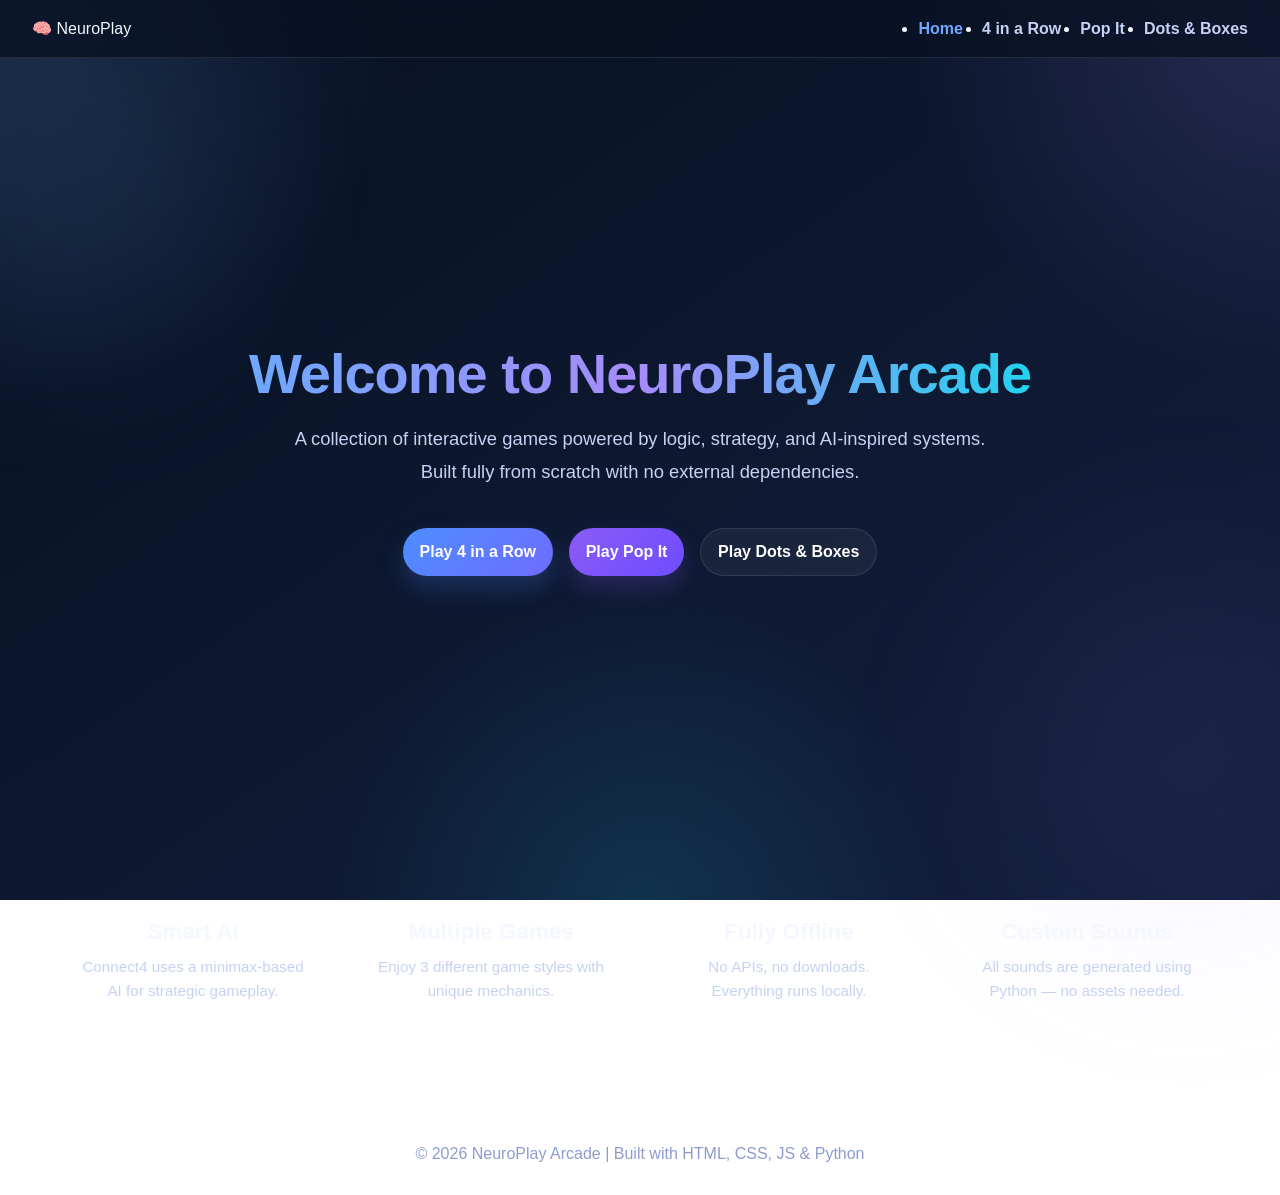
<file: index.html>
<!-- =========================================================
     NeuroPlay Arcade - Homepage
     Purpose:
     - Entry point for the arcade
     - Introduces the project and available games
     - Provides navigation and quick access to all games
========================================================= -->
<!DOCTYPE html>
<html lang="en">
<head>
    <!-- =========================
         DOCUMENT METADATA
         ========================= -->

    <!-- Character encoding -->
    <meta charset="UTF-8">

    <!-- Responsive viewport for mobile devices -->
    <meta name="viewport" content="width=device-width, initial-scale=1.0">

    <!-- Page title (browser tab) -->
    <title>NeuroPlay Arcade</title>

    <!-- =========================
         STYLESHEETS
         ========================= -->

    <!-- Global shared styles -->
    <link rel="stylesheet" href="css/main.css">

    <!-- Homepage-specific styles -->
    <link rel="stylesheet" href="css/index.css">

</head>
<body>

    <!-- Decorative animated background layer -->
    <div class="background-glow"></div>

    <!-- =========================
         NAVBAR
         ========================= -->

    <!-- Main navigation menu -->
    <nav class="navbar">
        <!-- Logo / brand identity -->
        <div class="logo">🧠 NeuroPlay</div>

        <!-- Navigation links -->
        <ul>
            <li><a href="index.html" class="active">Home</a></li>
            <li><a href="connect4.html">4 in a Row</a></li>
            <li><a href="popit.html">Pop It</a></li>
            <li><a href="dots.html">Dots & Boxes</a></li>
        </ul>
    </nav>

    <!-- =========================
         HERO SECTION
         ========================= -->

    <!-- Intro section presenting the arcade -->
    <section class="hero">
        <h1>Welcome to NeuroPlay Arcade</h1>

        <!-- Short description of the project -->
        <p>
            A collection of interactive games powered by logic, strategy,
            and AI-inspired systems. Built fully from scratch with no external dependencies.
        </p>

        <!-- Call-to-action buttons for each game -->
        <div class="buttons">
            <a href="connect4.html" class="btn primary">Play 4 in a Row</a>
            <a href="popit.html" class="btn secondary">Play Pop It</a>
            <a href="dots.html" class="btn outline">Play Dots & Boxes</a>
        </div>
    </section>

    <!-- =========================
         FEATURES SECTION
         ========================= -->

    <!-- Highlights of the project capabilities -->
    <section class="features">

        <!-- AI capability highlight -->
        <div class="card">
            <h3> Smart AI</h3>
            <p>Connect4 uses a minimax-based AI for strategic gameplay.</p>
        </div>

        <!-- Variety of games -->
        <div class="card">
            <h3> Multiple Games</h3>
            <p>Enjoy 3 different game styles with unique mechanics.</p>
        </div>

        <!-- Offline functionality -->
        <div class="card">
            <h3> Fully Offline</h3>
            <p>No APIs, no downloads. Everything runs locally.</p>
        </div>

        <!-- Custom audio system -->
        <div class="card">
            <h3> Custom Sounds</h3>
            <p>All sounds are generated using Python — no assets needed.</p>
        </div>
    </section>

    <!-- =========================
         FOOTER
         ========================= -->

    <!-- Footer with project attribution -->
    <footer class="footer">
        <p>© 2026 NeuroPlay Arcade | Built with HTML, CSS, JS & Python</p>
    </footer>

    <!-- =========================
         SCRIPTS
         ========================= -->

    <!-- Global JavaScript logic -->
    <script src="js/main.js"></script>

</body>
</html>
</file>
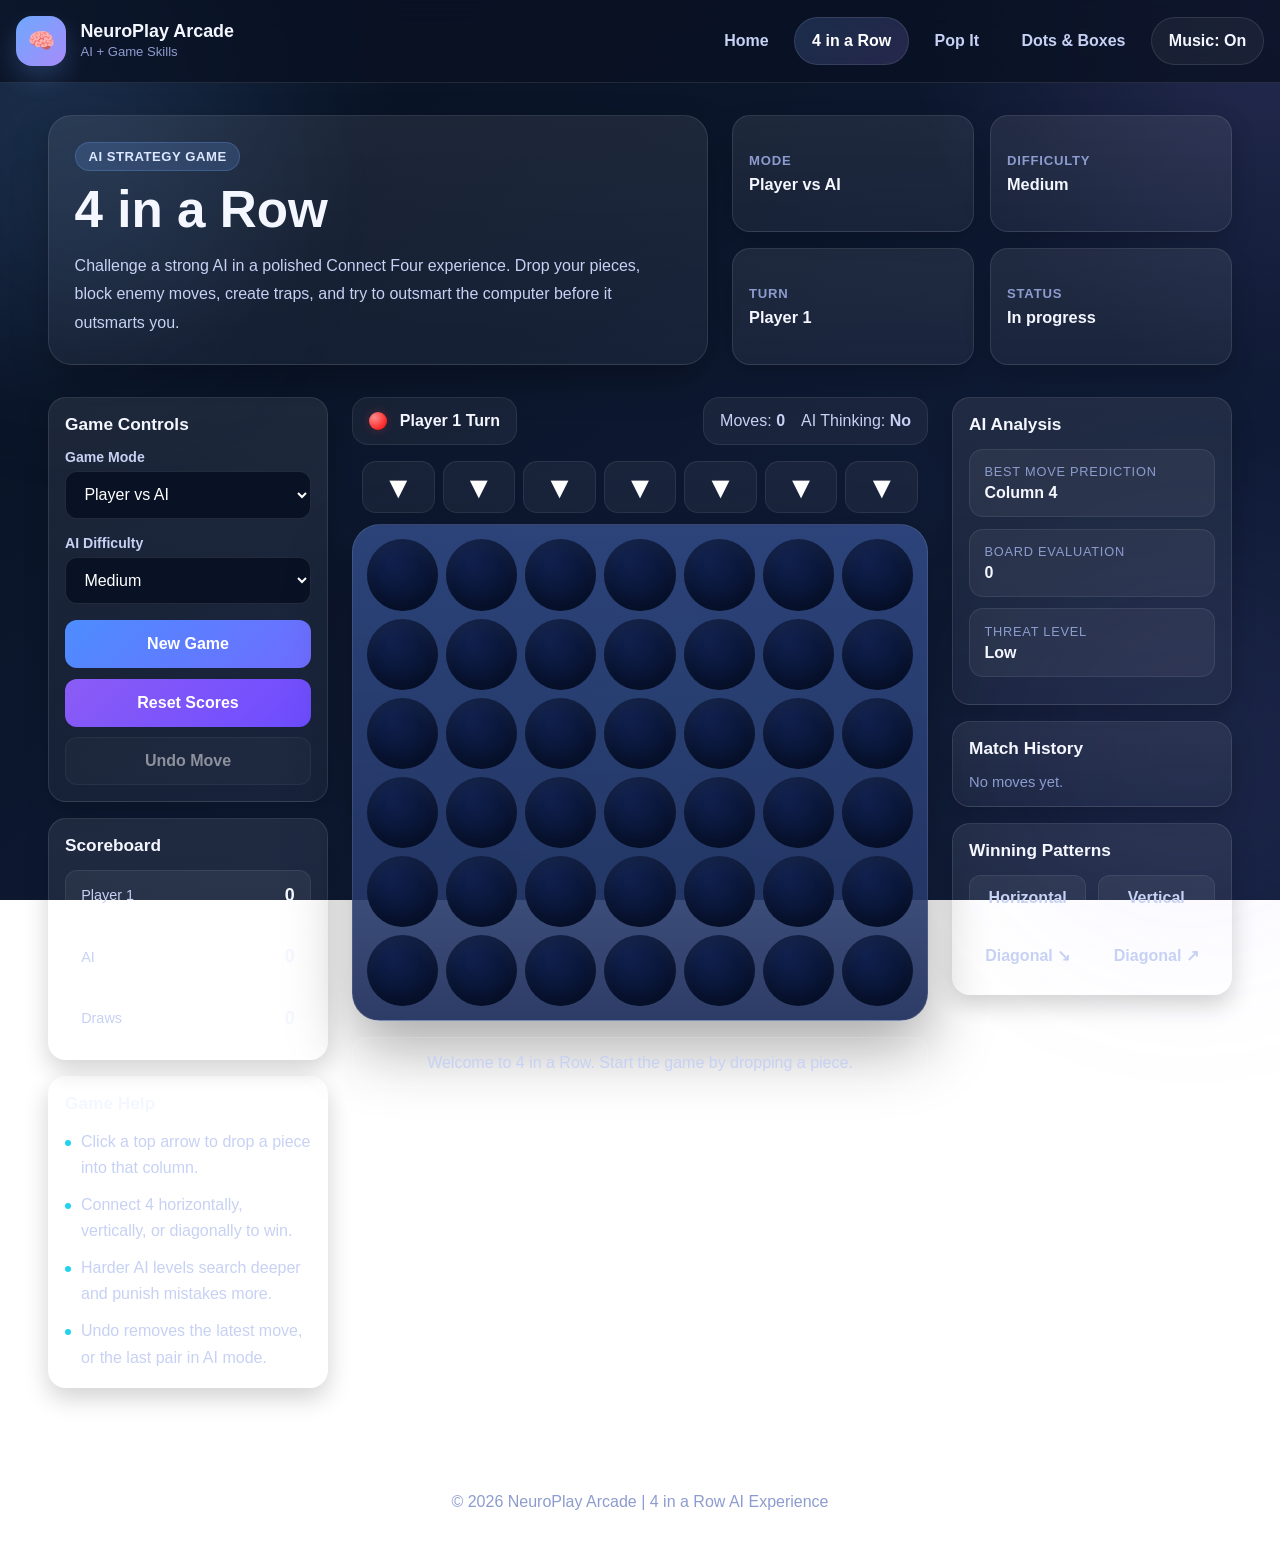
<file: connect4.html>
<!DOCTYPE html>
<html lang="en">
<head>
    <!-- =========================
         DOCUMENT METADATA
         ========================= -->

    <!-- Character encoding -->
    <meta charset="UTF-8">

    <!-- Responsive viewport for mobile and tablet devices -->
    <meta name="viewport" content="width=device-width, initial-scale=1.0">

    <!-- Page title shown in the browser tab -->
    <title>NeuroPlay Arcade | 4 in a Row</title>

    <!-- Global shared styles -->
    <link rel="stylesheet" href="css/main.css">

    <!-- Connect 4 page-specific styles -->
    <link rel="stylesheet" href="css/connect4.css">
</head>
<body>
    <!-- Decorative global background glow layer -->
    <div class="background-glow"></div>

    <!-- =========================
         SITE NAVIGATION
         ========================= -->
    <nav class="navbar">
        <div class="navbar-inner">
            <!-- Brand / logo area linking back to homepage -->
            <a href="index.html" class="brand">
                <div class="brand-logo">🧠</div>
                <div class="brand-text">
                    <span class="brand-title">NeuroPlay Arcade</span>
                    <span class="brand-subtitle">AI + Game Skills</span>
                </div>
            </a>

            <!-- Primary navigation links + music toggle -->
            <div class="nav-links">
                <a href="index.html">Home</a>
                <a href="connect4.html">4 in a Row</a>
                <a href="popit.html">Pop It</a>
                <a href="dots.html">Dots &amp; Boxes</a>
                <button class="music-btn" data-music-toggle type="button">Music: On</button>
            </div>
        </div>
    </nav>

    <!-- =========================
         MAIN PAGE CONTENT
         ========================= -->
    <main class="connect4-page">
        <!-- Hero section: page intro + quick game status summary -->
        <section class="connect4-hero">
            <div class="connect4-hero-text">
                <span class="connect4-badge">AI Strategy Game</span>
                <h1>4 in a Row</h1>
                <p>
                    Challenge a strong AI in a polished Connect Four experience.
                    Drop your pieces, block enemy moves, create traps, and try to
                    outsmart the computer before it outsmarts you.
                </p>
            </div>

            <!-- Top summary stats displayed in card format -->
            <div class="connect4-stats">
                <div class="stat-card">
                    <h3>Mode</h3>
                    <p id="gameModeLabel">Player vs AI</p>
                </div>
                <div class="stat-card">
                    <h3>Difficulty</h3>
                    <p id="difficultyLabel">Medium</p>
                </div>
                <div class="stat-card">
                    <h3>Turn</h3>
                    <p id="turnLabel">Player 1</p>
                </div>
                <div class="stat-card">
                    <h3>Status</h3>
                    <p id="statusLabel">Ready to play</p>
                </div>
            </div>
        </section>

        <!-- =========================
             MAIN GAME LAYOUT
             ========================= -->
        <section class="connect4-layout">
            <!-- Left sidebar: controls, scoreboard, and game help -->
            <aside class="connect4-sidebar left-panel">
                <div class="panel-box">
                    <h2>Game Controls</h2>

                    <!-- Game mode selector -->
                    <div class="control-group">
                        <label for="modeSelect">Game Mode</label>
                        <select id="modeSelect">
                            <option value="ai" selected>Player vs AI</option>
                            <option value="pvp">Player vs Player</option>
                        </select>
                    </div>

                    <!-- AI difficulty selector -->
                    <div class="control-group">
                        <label for="difficultySelect">AI Difficulty</label>
                        <select id="difficultySelect">
                            <option value="easy">Easy</option>
                            <option value="medium" selected>Medium</option>
                            <option value="hard">Hard</option>
                            <option value="expert">Expert</option>
                        </select>
                    </div>

                    <!-- Main action buttons -->
                    <div class="control-buttons">
                        <button id="newGameBtn" class="control-btn primary-btn">New Game</button>
                        <button id="resetScoreBtn" class="control-btn secondary-btn">Reset Scores</button>
                        <button id="undoBtn" class="control-btn ghost-btn">Undo Move</button>
                    </div>
                </div>

                <!-- Scoreboard panel -->
                <div class="panel-box">
                    <h2>Scoreboard</h2>
                    <div class="score-grid">
                        <div class="score-item">
                            <span class="score-title">Player 1</span>
                            <strong id="player1Score">0</strong>
                        </div>
                        <div class="score-item">
                            <span class="score-title" id="player2Title">AI</span>
                            <strong id="player2Score">0</strong>
                        </div>
                        <div class="score-item">
                            <span class="score-title">Draws</span>
                            <strong id="drawScore">0</strong>
                        </div>
                    </div>
                </div>

                <!-- Quick instructions / gameplay help -->
                <div class="panel-box">
                    <h2>Game Help</h2>
                    <ul class="info-list">
                        <li>Click a top arrow to drop a piece into that column.</li>
                        <li>Connect 4 horizontally, vertically, or diagonally to win.</li>
                        <li>Harder AI levels search deeper and punish mistakes more.</li>
                        <li>Undo removes the latest move, or the last pair in AI mode.</li>
                    </ul>
                </div>
            </aside>

            <!-- Center area: board controls, game board, and live message -->
            <section class="connect4-center">
                <!-- Top area showing current turn and small live stats -->
                <div class="board-top-controls">
                    <div class="current-player-display">
                        <span class="disc disc-red"></span>
                        <span id="currentPlayerText">Player 1 Turn</span>
                    </div>

                    <div class="board-mini-info">
                        <span>Moves: <strong id="moveCounter">0</strong></span>
                        <span>AI Thinking: <strong id="aiThinkingLabel">No</strong></span>
                    </div>
                </div>

                <!-- Column action buttons used to drop pieces -->
                <div class="column-buttons" id="columnButtons">
                    <button class="column-btn" data-col="0" aria-label="Drop in column 1">▼</button>
                    <button class="column-btn" data-col="1" aria-label="Drop in column 2">▼</button>
                    <button class="column-btn" data-col="2" aria-label="Drop in column 3">▼</button>
                    <button class="column-btn" data-col="3" aria-label="Drop in column 4">▼</button>
                    <button class="column-btn" data-col="4" aria-label="Drop in column 5">▼</button>
                    <button class="column-btn" data-col="5" aria-label="Drop in column 6">▼</button>
                    <button class="column-btn" data-col="6" aria-label="Drop in column 7">▼</button>
                </div>

                <!-- Main Connect 4 board container -->
                <div class="board-shell">
                    <div class="connect4-board" id="connect4Board">
                        <!-- JS will generate the cells -->
                    </div>
                </div>

                <!-- Live status / feedback message area -->
                <div class="board-message" id="boardMessage">
                    Welcome to 4 in a Row. Start the game by dropping a piece.
                </div>
            </section>

            <!-- Right sidebar: AI analysis, match history, and win patterns -->
            <aside class="connect4-sidebar right-panel">
                <!-- AI insights panel -->
                <div class="panel-box">
                    <h2>AI Analysis</h2>
                    <div class="analysis-card">
                        <p class="analysis-label">Best Move Prediction</p>
                        <strong id="bestMovePrediction">Waiting...</strong>
                    </div>
                    <div class="analysis-card">
                        <p class="analysis-label">Board Evaluation</p>
                        <strong id="boardEvaluation">0</strong>
                    </div>
                    <div class="analysis-card">
                        <p class="analysis-label">Threat Level</p>
                        <strong id="threatLevel">Low</strong>
                    </div>
                </div>

                <!-- Match history panel -->
                <div class="panel-box">
                    <h2>Match History</h2>
                    <div class="history-list" id="historyList">
                        <div class="history-empty">No moves yet.</div>
                    </div>
                </div>

                <!-- Reference panel for winning directions -->
                <div class="panel-box">
                    <h2>Winning Patterns</h2>
                    <div class="patterns-grid">
                        <div class="pattern-card">Horizontal</div>
                        <div class="pattern-card">Vertical</div>
                        <div class="pattern-card">Diagonal ↘</div>
                        <div class="pattern-card">Diagonal ↗</div>
                    </div>
                </div>
            </aside>
        </section>
    </main>

    <!-- =========================
         WINNER / RESULT MODAL
         ========================= -->
    <div class="winner-modal hidden" id="winnerModal">
        <div class="winner-modal-content">
            <h2 id="winnerTitle">Game Over</h2>
            <p id="winnerText">Someone won the game.</p>
            <div class="winner-actions">
                <button id="playAgainBtn" class="control-btn primary-btn">Play Again</button>
                <button id="closeWinnerBtn" class="control-btn ghost-btn">Close</button>
            </div>
        </div>
    </div>

    <!-- =========================
         FOOTER
         ========================= -->
    <footer class="footer">
        <p>© 2026 NeuroPlay Arcade | 4 in a Row AI Experience</p>
    </footer>

    <!-- Shared site logic -->
    <script src="js/main.js"></script>

    <!-- Connect 4 game-specific logic -->
    <script src="js/connect4.js"></script>
</body>
</html>
</file>
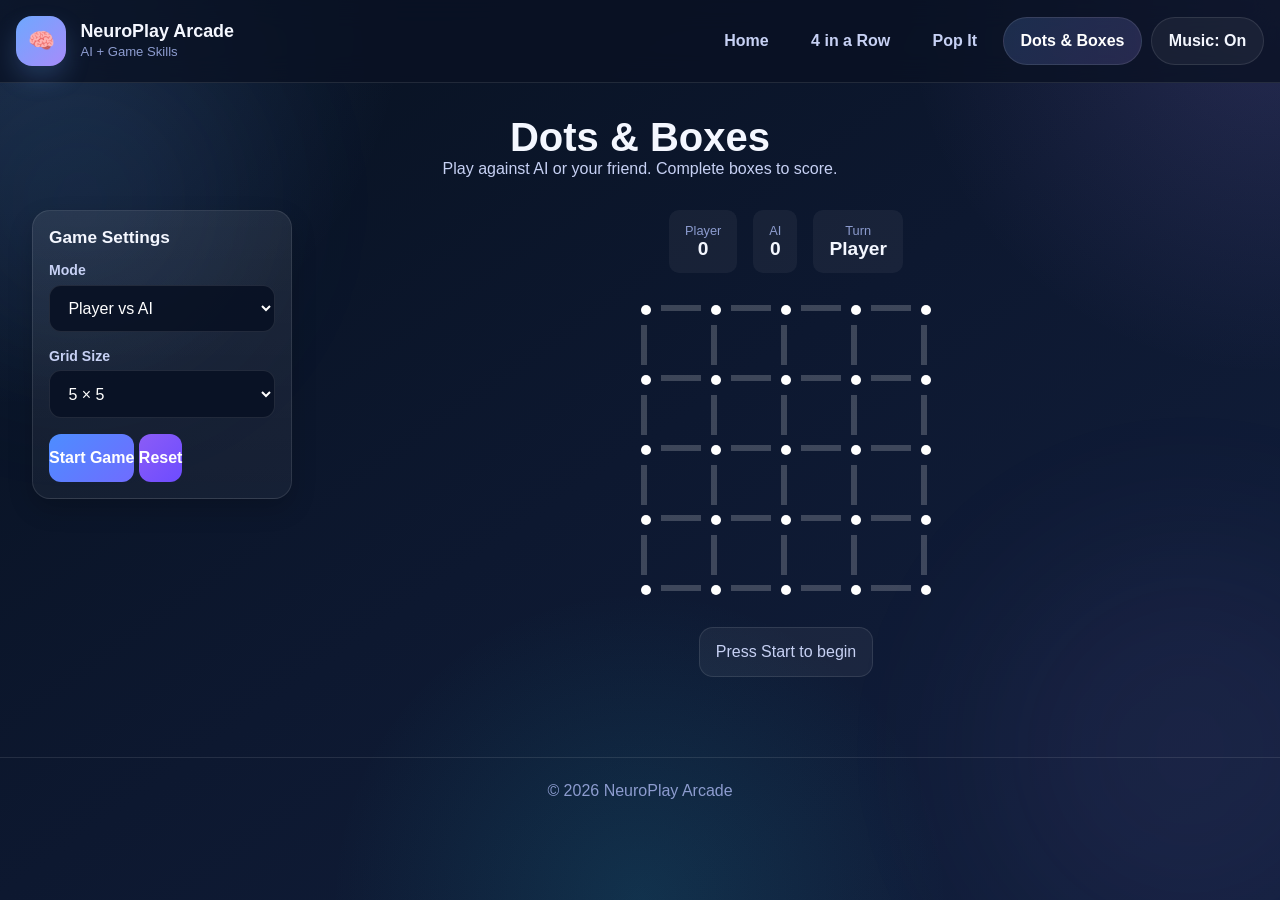
<file: dots.html>
<!DOCTYPE html>
<html lang="en">
<head>
    <!-- =========================
         DOCUMENT METADATA
         ========================= -->

    <!-- Character encoding -->
    <meta charset="UTF-8">

    <!-- Responsive layout for mobile and tablet -->
    <meta name="viewport" content="width=device-width, initial-scale=1.0">

    <!-- Page title (browser tab) -->
    <title>NeuroPlay Arcade | Dots & Boxes</title>

    <!-- Global shared styles -->
    <link rel="stylesheet" href="css/main.css">

    <!-- Dots & Boxes specific styles -->
    <link rel="stylesheet" href="css/dots.css">
</head>
<body>

<!-- Decorative background glow layer -->
<div class="background-glow"></div>

<!-- =========================
     NAVBAR
     ========================= -->
<nav class="navbar">
    <div class="navbar-inner">
        <!-- Brand / logo linking to homepage -->
        <a href="index.html" class="brand">
            <div class="brand-logo">🧠</div>
            <div class="brand-text">
                <span class="brand-title">NeuroPlay Arcade</span>
                <span class="brand-subtitle">AI + Game Skills</span>
            </div>
        </a>

        <!-- Navigation links + global music toggle -->
        <div class="nav-links">
            <a href="index.html">Home</a>
            <a href="connect4.html">4 in a Row</a>
            <a href="popit.html">Pop It</a>
            <a href="dots.html">Dots & Boxes</a>
            <button class="music-btn" data-music-toggle>Music: On</button>
        </div>
    </div>
</nav>

<!-- =========================
     MAIN PAGE CONTENT
     ========================= -->
<main class="dots-page">

    <!-- HERO SECTION: title + short description -->
    <section class="dots-hero">
        <h1>Dots & Boxes</h1>
        <p>Play against AI or your friend. Complete boxes to score.</p>
    </section>

    <!-- MAIN LAYOUT: sidebar + game area -->
    <section class="dots-layout">

        <!-- =========================
             LEFT PANEL (SETTINGS)
             ========================= -->
        <aside class="dots-sidebar">

            <div class="panel-box">
                <h2>Game Settings</h2>

                <!-- Game mode selection -->
                <div class="control-group">
                    <label>Mode</label>
                    <select id="modeDots">
                        <option value="pvp">Player vs Player</option>
                        <option value="ai" selected>Player vs AI</option>
                    </select>
                </div>

                <!-- Grid size selection -->
                <div class="control-group">
                    <label>Grid Size</label>
                    <select id="gridSize">
                        <option value="4">4 × 4</option>
                        <option value="5" selected>5 × 5</option>
                        <option value="6">6 × 6</option>
                    </select>
                </div>

                <!-- Game control buttons -->
                <button id="startDots" class="control-btn primary-btn">Start Game</button>
                <button id="resetDots" class="control-btn secondary-btn">Reset</button>
            </div>

        </aside>

        <!-- =========================
             CENTER (GAME AREA)
             ========================= -->
        <section class="dots-center">

            <!-- Live stats: scores and turn indicator -->
            <div class="dots-stats">
                <div class="stat-box">
                    <span>Player</span>
                    <strong id="p1Score">0</strong>
                </div>
                <div class="stat-box">
                    <span id="p2Label">AI</span>
                    <strong id="p2Score">0</strong>
                </div>
                <div class="stat-box">
                    <span>Turn</span>
                    <strong id="turnLabelDots">Player</strong>
                </div>
            </div>

            <!-- Game board container (rendered dynamically via JS) -->
            <div id="dotsBoard" class="dots-board"></div>

            <!-- Status / feedback message -->
            <div id="dotsMessage" class="board-message">
                Press Start to begin
            </div>

        </section>

    </section>

</main>

<!-- =========================
     FOOTER
     ========================= -->
<footer class="footer">
    <p>© 2026 NeuroPlay Arcade</p>
</footer>

<!-- Shared global JS logic -->
<script src="js/main.js"></script>

<!-- Dots & Boxes game logic -->
<script src="js/dots.js"></script>

</body>
</html>
</file>
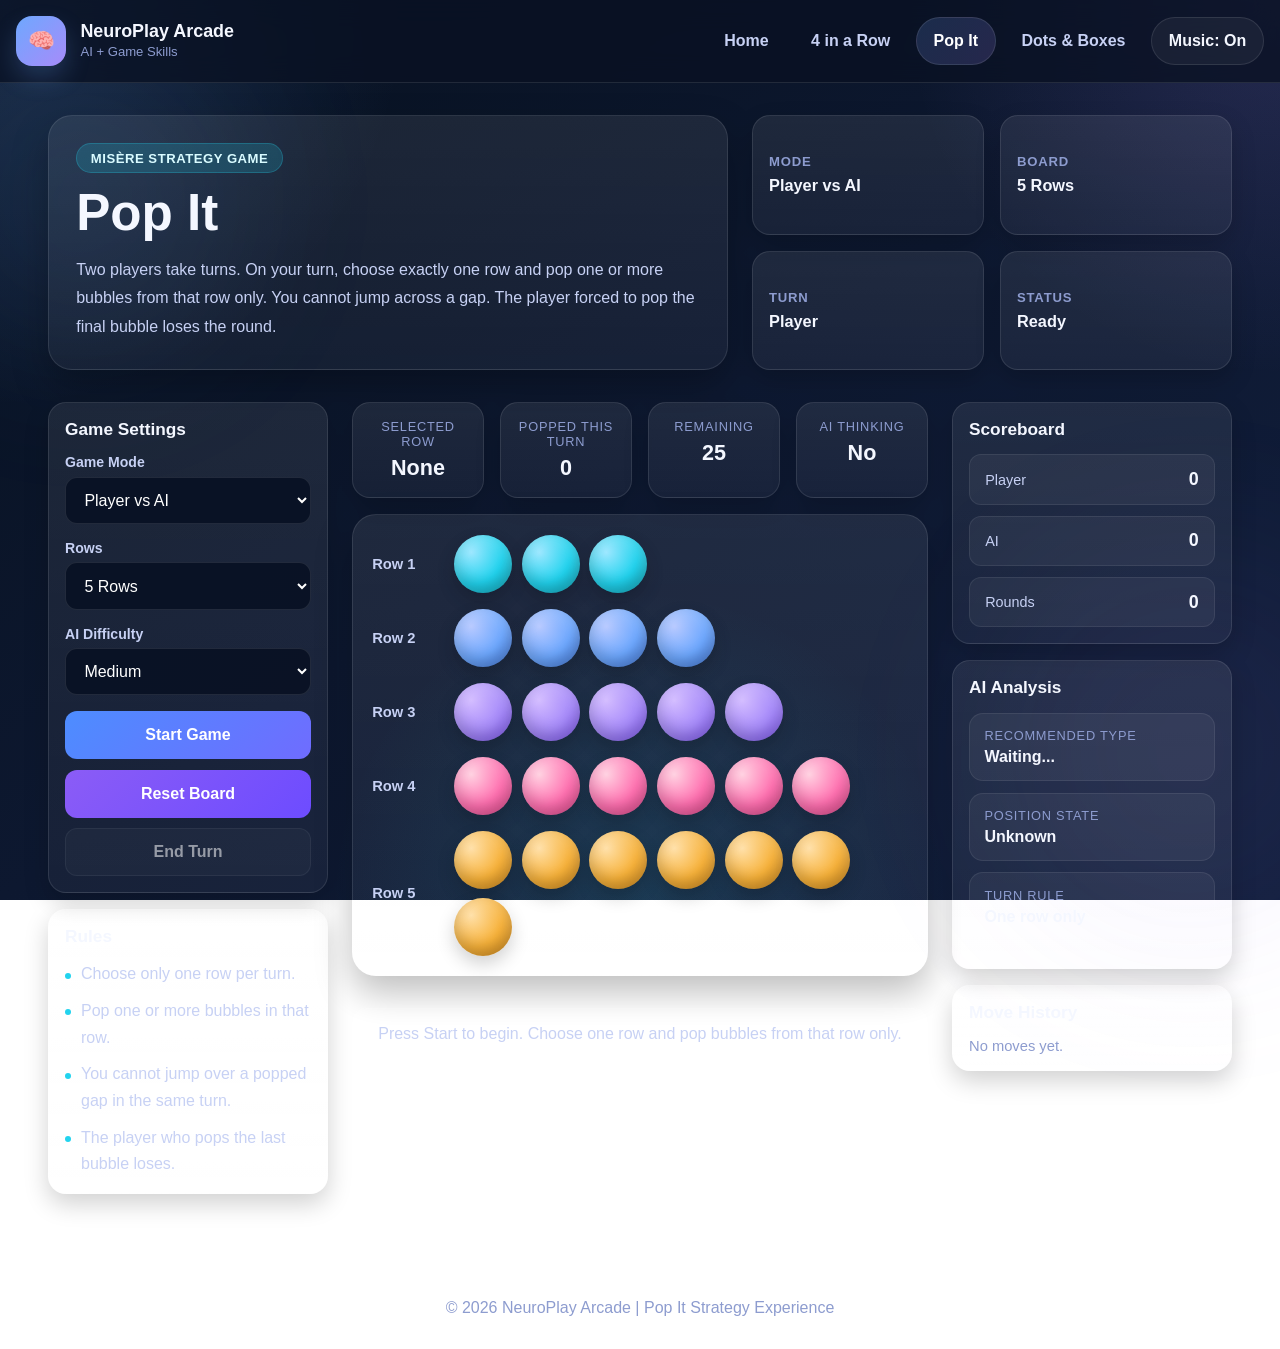
<file: popit.html>
<!DOCTYPE html>
<html lang="en">
<head>
    <!-- =========================
         DOCUMENT METADATA
         ========================= -->

    <!-- Character encoding -->
    <meta charset="UTF-8">

    <!-- Responsive viewport for mobile devices -->
    <meta name="viewport" content="width=device-width, initial-scale=1.0">

    <!-- Page title -->
    <title>NeuroPlay Arcade | Pop It</title>

    <!-- Global shared styles -->
    <link rel="stylesheet" href="css/main.css">

    <!-- Pop It specific styles -->
    <link rel="stylesheet" href="css/popit.css">
</head>
<body>

    <!-- Decorative animated background -->
    <div class="background-glow"></div>

    <!-- =========================
         NAVBAR
         ========================= -->
    <nav class="navbar">
        <div class="navbar-inner">
            <!-- Brand / logo -->
            <a href="index.html" class="brand">
                <div class="brand-logo">🧠</div>
                <div class="brand-text">
                    <span class="brand-title">NeuroPlay Arcade</span>
                    <span class="brand-subtitle">AI + Game Skills</span>
                </div>
            </a>

            <!-- Navigation links + music toggle -->
            <div class="nav-links">
                <a href="index.html">Home</a>
                <a href="connect4.html">4 in a Row</a>
                <a href="popit.html">Pop It</a>
                <a href="dots.html">Dots &amp; Boxes</a>
                <button class="music-btn" data-music-toggle type="button">Music: On</button>
            </div>
        </div>
    </nav>

    <!-- =========================
         MAIN PAGE CONTENT
         ========================= -->
    <main class="popit-page">

        <!-- HERO SECTION: description + quick stats -->
        <section class="popit-hero">
            <div class="popit-hero-text">
                <span class="popit-badge">Misère Strategy Game</span>
                <h1>Pop It</h1>

                <!-- Game explanation -->
                <p>
                    Two players take turns. On your turn, choose exactly one row and pop
                    one or more bubbles from that row only. You cannot jump across a gap.
                    The player forced to pop the final bubble loses the round.
                </p>
            </div>

            <!-- Overview stats panel -->
            <div class="popit-stats-overview">
                <div class="popit-stat-card">
                    <h3>Mode</h3>
                    <p id="popitModeLabel">Player vs AI</p>
                </div>
                <div class="popit-stat-card">
                    <h3>Board</h3>
                    <p id="popitBoardLabel">5 Rows</p>
                </div>
                <div class="popit-stat-card">
                    <h3>Turn</h3>
                    <p id="turnLabel">Player</p>
                </div>
                <div class="popit-stat-card">
                    <h3>Status</h3>
                    <p id="popitStatusLabel">Ready</p>
                </div>
            </div>
        </section>

        <!-- =========================
             MAIN LAYOUT
             ========================= -->
        <section class="popit-layout">

            <!-- LEFT SIDEBAR: settings + rules -->
            <aside class="popit-sidebar">
                <div class="panel-box">
                    <h2>Game Settings</h2>

                    <!-- Mode selection -->
                    <div class="control-group">
                        <label for="popitModeSelect">Game Mode</label>
                        <select id="popitModeSelect">
                            <option value="ai" selected>Player vs AI</option>
                            <option value="pvp">Player vs Player</option>
                        </select>
                    </div>

                    <!-- Row count configuration -->
                    <div class="control-group">
                        <label for="rowCountSelect">Rows</label>
                        <select id="rowCountSelect">
                            <option value="4">4 Rows</option>
                            <option value="5" selected>5 Rows</option>
                            <option value="6">6 Rows</option>
                        </select>
                    </div>

                    <!-- AI difficulty selection -->
                    <div class="control-group">
                        <label for="aiLevelSelect">AI Difficulty</label>
                        <select id="aiLevelSelect">
                            <option value="easy">Easy</option>
                            <option value="medium" selected>Medium</option>
                            <option value="hard">Hard</option>
                        </select>
                    </div>

                    <!-- Control buttons -->
                    <div class="control-buttons">
                        <button id="startPopitBtn" class="control-btn primary-btn">Start Game</button>
                        <button id="resetPopitBtn" class="control-btn secondary-btn">Reset Board</button>
                        <button id="endTurnBtn" class="control-btn ghost-btn">End Turn</button>
                    </div>
                </div>

                <!-- Rules panel -->
                <div class="panel-box">
                    <h2>Rules</h2>
                    <ul class="info-list">
                        <li>Choose only one row per turn.</li>
                        <li>Pop one or more bubbles in that row.</li>
                        <li>You cannot jump over a popped gap in the same turn.</li>
                        <li>The player who pops the last bubble loses.</li>
                    </ul>
                </div>
            </aside>

            <!-- CENTER: game board + live info -->
            <section class="popit-center">

                <!-- Live turn stats -->
                <div class="popit-topbar">
                    <div class="live-stat">
                        <span>Selected Row</span>
                        <strong id="selectedRowLabel">None</strong>
                    </div>
                    <div class="live-stat">
                        <span>Popped This Turn</span>
                        <strong id="turnPopCount">0</strong>
                    </div>
                    <div class="live-stat">
                        <span>Remaining</span>
                        <strong id="remainingBubbleCount">0</strong>
                    </div>
                    <div class="live-stat">
                        <span>AI Thinking</span>
                        <strong id="aiThinkingLabel">No</strong>
                    </div>
                </div>

                <!-- Game board container -->
                <div class="popit-board-shell">
                    <div class="popit-board" id="popitBoard"></div>
                </div>

                <!-- Status message -->
                <div class="board-message" id="popitMessage">
                    Press Start to begin. Choose one row and pop bubbles from that row only.
                </div>
            </section>

            <!-- RIGHT SIDEBAR: score + AI + history -->
            <aside class="popit-sidebar">

                <!-- Scoreboard -->
                <div class="panel-box">
                    <h2>Scoreboard</h2>
                    <div class="score-grid">
                        <div class="score-item">
                            <span class="score-title">Player</span>
                            <strong id="playerScore">0</strong>
                        </div>
                        <div class="score-item">
                            <span class="score-title" id="playerTwoName">AI</span>
                            <strong id="opponentScore">0</strong>
                        </div>
                        <div class="score-item">
                            <span class="score-title">Rounds</span>
                            <strong id="roundCount">0</strong>
                        </div>
                    </div>
                </div>

                <!-- AI analysis panel -->
                <div class="panel-box">
                    <h2>AI Analysis</h2>
                    <div class="analysis-card">
                        <p class="analysis-label">Recommended Type</p>
                        <strong id="recommendedMove">Waiting...</strong>
                    </div>
                    <div class="analysis-card">
                        <p class="analysis-label">Position State</p>
                        <strong id="positionState">Unknown</strong>
                    </div>
                    <div class="analysis-card">
                        <p class="analysis-label">Turn Rule</p>
                        <strong>One row only</strong>
                    </div>
                </div>

                <!-- Move history -->
                <div class="panel-box">
                    <h2>Move History</h2>
                    <div class="history-list" id="popitHistory">
                        <div class="history-empty">No moves yet.</div>
                    </div>
                </div>
            </aside>
        </section>
    </main>

    <!-- =========================
         WINNER MODAL
         ========================= -->
    <div class="winner-modal hidden" id="popitModal">
        <div class="winner-modal-content">
            <h2 id="popitModalTitle">Round Over</h2>
            <p id="popitModalText">Someone lost the round.</p>
            <div class="winner-actions">
                <button id="playPopitAgainBtn" class="control-btn primary-btn">Play Again</button>
                <button id="closePopitModalBtn" class="control-btn ghost-btn">Close</button>
            </div>
        </div>
    </div>

    <!-- =========================
         FOOTER
         ========================= -->
    <footer class="footer">
        <p>© 2026 NeuroPlay Arcade | Pop It Strategy Experience</p>
    </footer>

    <!-- Shared logic -->
    <script src="js/main.js"></script>

    <!-- Pop It game logic -->
    <script src="js/popit.js"></script>

</body>
</html>
</file>
<file: css/main.css>
/* =========================================================
   NeuroPlay Arcade - Shared Global Styles

   Purpose:
   - Defines global design system (colors, spacing, shadows)
   - Provides base resets and typography
   - Includes reusable UI components (buttons, panels, navbar)
   - Handles global layout elements and responsive behavior

   Scope:
   - Used across all pages and games
   ========================================================= */

/* =========================
   RESET & BASE NORMALIZATION
   ========================= */

/* Ensure consistent box model and remove default spacing */
*,
*::before,
*::after {
    box-sizing: border-box;
    margin: 0;
    padding: 0;
}

/* =========================
   DESIGN TOKENS (CSS VARIABLES)
   ========================= */

/* Centralized theme variables for colors, spacing, shadows, etc.
   Makes it easy to maintain consistent design across the app */
:root {
    /* Background layers */
    --bg-1: #07111f;
    --bg-2: #0d1830;
    --bg-3: #121f3d;

    /* Surface layers (cards, panels, overlays) */
    --surface-1: rgba(255,255,255,0.06);
    --surface-2: rgba(255,255,255,0.08);
    --surface-3: rgba(255,255,255,0.12);

    /* Text hierarchy */
    --text-1: #f4f7ff;   /* Primary text */
    --text-2: #c7d1f4;   /* Secondary text */
    --text-3: #8d9ccf;   /* Muted text */

    /* Brand colors */
    --primary: #6ea8fe;
    --secondary: #a78bfa;
    --accent: #22d3ee;

    /* Shadows for depth hierarchy */
    --shadow-sm: 0 10px 24px rgba(0,0,0,0.18);
    --shadow-md: 0 16px 36px rgba(0,0,0,0.26);
    --shadow-lg: 0 28px 64px rgba(0,0,0,0.34);

    /* Border styles */
    --border-soft: 1px solid rgba(255,255,255,0.1);
    --border-strong: 1px solid rgba(255,255,255,0.18);

    /* Border radius scale */
    --radius-sm: 12px;
    --radius-md: 18px;
    --radius-lg: 24px;
    --radius-xl: 32px;

    /* Max container width */
    --container: 1280px;
}

/* Smooth scrolling for anchor navigation */
html {
    scroll-behavior: smooth;
}

/* =========================
   GLOBAL BODY STYLING
   ========================= */

/* Main application background + typography setup */
body {
    min-height: 100vh;
    font-family: Inter, "Segoe UI", Roboto, Arial, sans-serif;
    color: var(--text-1);

    /* Layered gradient background for depth and glow effect */
    background:
        radial-gradient(circle at top left, rgba(110,168,254,0.18), transparent 26%),
        radial-gradient(circle at right top, rgba(167,139,250,0.16), transparent 24%),
        radial-gradient(circle at center bottom, rgba(34,211,238,0.12), transparent 28%),
        linear-gradient(145deg, var(--bg-1), var(--bg-2), var(--bg-3));

    background-attachment: fixed;
    overflow-x: hidden;

    /* Fade-in effect when page is ready */
    opacity: 0;
    transition: opacity 0.45s ease;
}

/* Activated when JS signals page load completion */
body.page-ready {
    opacity: 1;
}

/* Remove default link styling */
a {
    color: inherit;
    text-decoration: none;
}

/* Ensure consistent font inheritance for form elements */
button,
input,
select {
    font: inherit;
}

/* =========================
   BACKGROUND GLOW EFFECT
   ========================= */

/* Decorative glowing background layer */
.background-glow {
    position: fixed;
    inset: 0;
    pointer-events: none;
    z-index: -1;
}

/* Glow blobs (blurred gradient circles) */
.background-glow::before,
.background-glow::after {
    content: "";
    position: absolute;
    border-radius: 50%;
    filter: blur(90px);
    opacity: 0.35;
}

/* Left/top glow */
.background-glow::before {
    width: 320px;
    height: 320px;
    top: 40px;
    left: -80px;
    background: rgba(110,168,254,0.22);
}

/* Right/bottom glow */
.background-glow::after {
    width: 420px;
    height: 420px;
    right: -120px;
    bottom: -60px;
    background: rgba(167,139,250,0.18);
}

/* =========================
   NAVBAR
   ========================= */

/* Sticky navigation bar with blur/glass effect */
.navbar {
    position: sticky;
    top: 0;
    z-index: 1000;
    background: rgba(9, 17, 35, 0.78);
    backdrop-filter: blur(14px);
    border-bottom: var(--border-soft);
}

/* Inner container to center content and control width */
.navbar-inner {
    width: min(var(--container), calc(100% - 2rem));
    margin: 0 auto;
    min-height: 82px;
    display: flex;
    align-items: center;
    justify-content: space-between;
    gap: 1rem;
}

/* Brand container (logo + text) */
.brand {
    display: flex;
    align-items: center;
    gap: 0.9rem;
    flex-shrink: 0;
}

/* Logo badge styling */
.brand-logo {
    width: 50px;
    height: 50px;
    border-radius: 16px;
    display: grid;
    place-items: center;
    font-size: 1.35rem;
    font-weight: 900;
    color: white;
    background: linear-gradient(135deg, var(--primary), var(--secondary));
    box-shadow: 0 12px 24px rgba(110,168,254,0.22);
}

/* Brand text container */
.brand-text {
    display: flex;
    flex-direction: column;
}

/* Main brand name */
.brand-title {
    font-size: 1.12rem;
    font-weight: 900;
    line-height: 1;
}

/* Subtitle/tagline */
.brand-subtitle {
    font-size: 0.82rem;
    color: var(--text-3);
    margin-top: 0.18rem;
}

/* Navigation links container */
.nav-links {
    display: flex;
    align-items: center;
    gap: 0.55rem;
    flex-wrap: wrap;
    justify-content: flex-end;
}

/* Shared button/link base styles */
.nav-links a,
.music-btn,
.btn {
    display: inline-flex;
    align-items: center;
    justify-content: center;
    min-height: 46px;
    padding: 0.85rem 1.05rem;
    border-radius: 999px;
    font-weight: 700;
    transition: 0.2s ease;
}

/* Default nav link */
.nav-links a {
    color: var(--text-2);
}

/* Hover state */
.nav-links a:hover {
    background: rgba(255,255,255,0.06);
    color: white;
}

/* Active page link */
.nav-links a.active {
    color: white;
    background: linear-gradient(135deg, rgba(110,168,254,0.18), rgba(167,139,250,0.18));
    border: var(--border-soft);
}

/* =========================
   BUTTON SYSTEM
   ========================= */

/* Music toggle button */
.music-btn {
    border: var(--border-soft);
    background: rgba(255,255,255,0.05);
    color: var(--text-1);
    cursor: pointer;
}

/* Hover effect */
.music-btn:hover {
    background: rgba(255,255,255,0.1);
}

/* Disabled/off state */
.music-btn.music-off {
    opacity: 0.72;
}

/* Base button */
.btn {
    border: none;
    cursor: pointer;
}

/* Primary button (main CTA) */
.btn.primary {
    background: linear-gradient(135deg, #4d8dff, #6f6cff);
    color: white;
    box-shadow: 0 12px 24px rgba(77,141,255,0.22);
}

/* Secondary button */
.btn.secondary {
    background: linear-gradient(135deg, #8b5cf6, #6d4cff);
    color: white;
    box-shadow: 0 12px 24px rgba(139,92,246,0.22);
}

/* Outline/ghost button */
.btn.outline {
    background: rgba(255,255,255,0.05);
    color: white;
    border: var(--border-soft);
}

/* Universal hover interaction for buttons */
.btn:hover,
button:hover {
    transform: translateY(-2px);
}

/* Pressed state animation */
.pressing {
    transform: scale(0.97) !important;
}

/* =========================
   PANELS & CONTROLS
   ========================= */

/* Reusable card/panel container */
.panel-box {
    background: linear-gradient(180deg, rgba(255,255,255,0.08), rgba(255,255,255,0.045));
    border: var(--border-soft);
    box-shadow: var(--shadow-sm);
    border-radius: 18px;
    padding: 1rem;
}

/* Panel title */
.panel-box h2 {
    font-size: 1.08rem;
    margin-bottom: 0.9rem;
}

/* Form control group */
.control-group {
    margin-bottom: 1rem;
}

/* Label styling */
.control-group label {
    display: block;
    margin-bottom: 0.4rem;
    color: var(--text-2);
    font-size: 0.88rem;
    font-weight: 600;
}

/* Select input styling */
.control-group select {
    width: 100%;
    padding: 0.82rem 0.9rem;
    border-radius: 12px;
    border: var(--border-soft);
    background: rgba(9,18,36,0.92);
    color: white;
    outline: none;
}

/* Vertical stack of control buttons */
.control-buttons {
    display: flex;
    flex-direction: column;
    gap: 0.65rem;
}

/* Individual control button */
.control-btn {
    min-height: 48px;
    border-radius: 12px;
    border: none;
    font-weight: 800;
    cursor: pointer;
    transition: 0.18s ease;
}

/* Button variants */
.primary-btn { background: linear-gradient(135deg, #4d8dff, #6f6cff); color: white; }
.secondary-btn { background: linear-gradient(135deg, #8b5cf6, #6d4cff); color: white; }
.ghost-btn { background: rgba(255,255,255,0.05); color: white; border: var(--border-soft); }

/* =========================
   COMMON UI ELEMENTS
   ========================= */

/* Board/game message display */
.board-message {
    margin-top: 1rem;
    padding: 0.95rem 1rem;
    border-radius: 14px;
    background: rgba(255,255,255,0.05);
    border: var(--border-soft);
    color: var(--text-2);
    text-align: center;
}

/* Footer styling */
.footer {
    margin-top: 3rem;
    padding: 1.5rem 1rem 2rem;
    text-align: center;
    color: var(--text-3);
    border-top: var(--border-soft);
}

/* Informational list (used in side panels/help sections) */
.info-list {
    list-style: none;
    display: flex;
    flex-direction: column;
    gap: 0.65rem;
}

/* List item with custom bullet */
.info-list li {
    color: var(--text-2);
    line-height: 1.65;
    padding-left: 1rem;
    position: relative;
}

/* Custom accent dot bullet */
.info-list li::before {
    content: "";
    position: absolute;
    left: 0;
    top: 0.7rem;
    width: 6px;
    height: 6px;
    border-radius: 50%;
    background: var(--accent);
}

/* =========================
   RESPONSIVE DESIGN
   ========================= */

/* Tablet layout adjustments */
@media (max-width: 900px) {
    .navbar-inner {
        flex-direction: column;
        align-items: stretch;
        justify-content: center;
        padding: 0.9rem 0;
    }

    .brand {
        justify-content: center;
    }

    .nav-links {
        justify-content: center;
    }
}

/* Mobile layout adjustments */
@media (max-width: 560px) {
    .nav-links {
        display: grid;
        grid-template-columns: 1fr 1fr;
        width: 100%;
    }

    .nav-links a,
    .music-btn {
        width: 100%;
    }
}
</file>
<file: css/index.css>
/* =========================================================
   NeuroPlay Arcade - Landing Page / Shared UI Sections

   Purpose:
   - Styles the homepage hero section and feature cards
   - Defines shared navbar and footer presentation
   - Handles responsive adjustments for smaller screens
   ========================================================= */

/* =========================
   HERO SECTION
   ========================= */

/* Main hero container:
   centers introductory content vertically and horizontally
   while filling most of the visible viewport */
.hero {
    min-height: calc(100vh - 100px);
    display: flex;
    flex-direction: column;
    justify-content: center;
    align-items: center;
    text-align: center;
    padding: 3rem 1.5rem;
    position: relative;
}

/* Primary headline with gradient text treatment
   for strong visual emphasis */
.hero h1 {
    font-size: clamp(2.5rem, 5vw, 3.5rem);
    font-weight: 900;
    margin-bottom: 1rem;
    letter-spacing: -1px;
    background: linear-gradient(90deg, #6ea8fe, #a78bfa, #22d3ee);
    -webkit-background-clip: text;
    -webkit-text-fill-color: transparent;
}

/* Supporting hero description text with readable width
   and softer secondary color */
.hero p {
    max-width: 700px;
    font-size: 1.15rem;
    color: var(--text-2);
    line-height: 1.8;
    margin-bottom: 2.5rem;
}

/* =========================
   BUTTONS GROUP
   ========================= */

/* Flexible action button row used for hero CTAs */
.buttons {
    display: flex;
    gap: 1rem;
    flex-wrap: wrap;
    justify-content: center;
}

/* =========================
   FEATURES SECTION
   ========================= */

/* Responsive grid for feature or service cards */
.features {
    width: min(1200px, 100%);
    margin: 0 auto;
    display: grid;
    grid-template-columns: repeat(auto-fit, minmax(240px, 1fr));
    gap: 1.5rem;
    padding: 2rem 1rem 3rem;
}

/* Individual feature card with spacing and hover-ready transition */
.features .card {
    padding: 1.8rem 1.5rem;
    text-align: center;
    transition: all 0.3s ease;
    border-radius: 20px;
}

/* Elevated hover interaction for feature cards */
.features .card:hover {
    transform: translateY(-10px) scale(1.02);
    box-shadow:
        0 20px 40px rgba(0,0,0,0.4),
        0 0 30px rgba(110,168,254,0.2);
}

/* Feature card heading */
.features h3 {
    font-size: 1.4rem;
    margin-bottom: 0.6rem;
}

/* Feature card supporting description */
.features p {
    font-size: 0.95rem;
    color: var(--text-2);
    line-height: 1.6;
}

/* =========================
   NAVBAR FIX (your HTML style)
   ========================= */

/* Main navigation bar container */
.navbar {
    display: flex;
    justify-content: space-between;
    align-items: center;
    padding: 1.2rem 2rem;
}

/* Navigation links list layout */
.navbar ul {
    display: flex;
    gap: 1.2rem;
}

/* Base navigation link styling */
.navbar a {
    font-weight: 600;
    color: var(--text-2);
    transition: 0.2s;
}

/* Hover state for navigation links */
.navbar a:hover {
    color: white;
}

/* Active page link indicator */
.navbar a.active {
    color: var(--primary);
}

/* =========================
   FOOTER
   ========================= */

/* Footer section with subtle separation from page content */
.footer {
    text-align: center;
    padding: 2rem 1rem;
    color: var(--text-3);
    border-top: 1px solid rgba(255,255,255,0.1);
    margin-top: 2rem;
}

/* =========================
   SMALL SCREEN
   ========================= */

/* Responsive adjustments for tablets and mobile devices */
@media (max-width: 768px) {

    /* Reduce hero padding to fit smaller screens more comfortably */
    .hero {
        padding: 2rem 1rem;
    }

    /* Slightly reduce headline size on smaller displays */
    .hero h1 {
        font-size: 2.2rem;
    }

    /* Reduce paragraph size for improved mobile readability */
    .hero p {
        font-size: 1rem;
    }

    /* Stack navbar content vertically when horizontal space is limited */
    .navbar {
        flex-direction: column;
        gap: 1rem;
    }

    /* Allow nav links to wrap neatly across lines */
    .navbar ul {
        flex-wrap: wrap;
        justify-content: center;
    }
}
</file>
<file: css/connect4.css>
/* =========================================================
   NeuroPlay Arcade - Connect 4
   Fixed Layout + Better Arrow Alignment

   Purpose:
   - Styles the Connect 4 game page layout
   - Defines hero, stats, sidebars, board, controls, and modal UI
   - Includes responsive breakpoints for tablet and mobile devices
   ========================================================= */

/* Main page wrapper: centers content and constrains overall width */
.connect4-page {
    padding: 2rem;
    width: min(1400px, calc(100% - 2rem));
    margin: 0 auto;
}

/* Top hero section containing intro content and stats */
.connect4-hero {
    display: flex;
    justify-content: space-between;
    gap: 1.5rem;
    flex-wrap: wrap;
    margin-bottom: 2rem;
}

/* Left side of hero section: heading and description */
.connect4-hero-text {
    flex: 1 1 520px;
    padding: 1.6rem;
    border-radius: 24px;
    background: linear-gradient(180deg, rgba(255,255,255,0.08), rgba(255,255,255,0.045));
    border: 1px solid rgba(255,255,255,0.1);
    box-shadow: var(--shadow-md);
}

/* Small badge label for category or game label */
.connect4-badge {
    display: inline-block;
    padding: 0.4rem 0.8rem;
    border-radius: 999px;
    font-size: 0.82rem;
    font-weight: 800;
    letter-spacing: 0.04em;
    text-transform: uppercase;
    background: rgba(110,168,254,0.18);
    border: 1px solid rgba(110,168,254,0.24);
    color: #dce8ff;
}

/* Main title styling in the hero section */
.connect4-hero-text h1 {
    margin-top: 0.75rem;
    font-size: clamp(2.3rem, 4vw, 3.3rem);
    font-weight: 900;
    line-height: 1.05;
}

/* Supporting description text below the title */
.connect4-hero-text p {
    margin-top: 0.9rem;
    color: var(--text-2);
    line-height: 1.8;
    max-width: 760px;
}

/* Right side of hero section: stat summary cards */
.connect4-stats {
    flex: 1 1 360px;
    display: grid;
    grid-template-columns: repeat(2, minmax(150px, 1fr));
    gap: 1rem;
}

/* Individual stat card container */
.stat-card {
    min-height: 110px;
    padding: 1rem;
    border-radius: 18px;
    background: linear-gradient(180deg, rgba(255,255,255,0.08), rgba(255,255,255,0.05));
    border: 1px solid rgba(255,255,255,0.1);
    box-shadow: var(--shadow-sm);
    display: flex;
    flex-direction: column;
    justify-content: center;
}

/* Stat card label */
.stat-card h3 {
    font-size: 0.82rem;
    color: var(--text-3);
    text-transform: uppercase;
    letter-spacing: 0.06em;
    margin-bottom: 0.45rem;
}

/* Stat card value */
.stat-card p {
    font-size: 1.02rem;
    font-weight: 800;
    color: var(--text-1);
}

/* Main three-column content layout: left sidebar, board, right sidebar */
.connect4-layout {
    display: grid;
    grid-template-columns: 280px minmax(0, 1fr) 280px;
    gap: 1.5rem;
    align-items: start;
}

/* Shared sidebar layout styling */
.connect4-sidebar {
    display: flex;
    flex-direction: column;
    gap: 1rem;
}

/* Grid container for score summary items */
.score-grid {
    display: grid;
    gap: 0.7rem;
}

/* Individual score row */
.score-item {
    display: flex;
    align-items: center;
    justify-content: space-between;
    gap: 0.9rem;
    padding: 0.85rem 0.95rem;
    border-radius: 12px;
    background: rgba(255,255,255,0.05);
    border: 1px solid rgba(255,255,255,0.08);
}

/* Score label text */
.score-title {
    color: var(--text-2);
    font-size: 0.9rem;
}

/* Score numeric emphasis */
.score-item strong {
    font-size: 1.12rem;
    font-weight: 900;
}

/* Scrollable history section */
.history-list {
    max-height: 260px;
    overflow-y: auto;
}

/* Placeholder style when no history is available */
.history-empty {
    color: var(--text-3);
    font-size: 0.92rem;
}

/* General analysis/info card in sidebar */
.analysis-card {
    padding: 0.9rem;
    border-radius: 14px;
    background: rgba(255,255,255,0.05);
    border: 1px solid rgba(255,255,255,0.08);
    margin-bottom: 0.7rem;
}

/* Small uppercase label used inside analysis cards */
.analysis-label {
    color: var(--text-3);
    font-size: 0.8rem;
    text-transform: uppercase;
    letter-spacing: 0.06em;
    margin-bottom: 0.3rem;
}

/* Highlighted main value in analysis cards */
.analysis-card strong {
    font-size: 1rem;
    font-weight: 900;
}

/* Two-column layout for pattern indicators or mini cards */
.patterns-grid {
    display: grid;
    grid-template-columns: 1fr 1fr;
    gap: 0.7rem;
}

/* Individual pattern status/info box */
.pattern-card {
    padding: 0.8rem;
    border-radius: 12px;
    text-align: center;
    background: rgba(255,255,255,0.05);
    border: 1px solid rgba(255,255,255,0.08);
    color: var(--text-2);
    font-weight: 700;
}

/* Central game area containing controls and board */
.connect4-center {
    display: flex;
    flex-direction: column;
    align-items: center;
    min-width: 0;
}

/* Top control strip above the game board */
.board-top-controls {
    width: 100%;
    max-width: 620px;
    display: flex;
    align-items: center;
    justify-content: space-between;
    gap: 1rem;
    margin-bottom: 1rem;
    flex-wrap: wrap;
}

/* Shared panel style for current turn and mini board info */
.current-player-display,
.board-mini-info {
    padding: 0.9rem 1rem;
    border-radius: 16px;
    background: rgba(255,255,255,0.05);
    border: 1px solid rgba(255,255,255,0.08);
    color: var(--text-2);
}

/* Current player display layout */
.current-player-display {
    display: flex;
    align-items: center;
    gap: 0.8rem;
    font-weight: 800;
    color: var(--text-1);
}

/* Secondary board info group */
.board-mini-info {
    display: flex;
    align-items: center;
    gap: 1rem;
    flex-wrap: wrap;
}

/* Base disc indicator used in labels and current player area */
.disc {
    width: 18px;
    height: 18px;
    border-radius: 50%;
    display: inline-block;
}

/* Red disc appearance */
.disc-red {
    background: radial-gradient(circle at 30% 30%, #ff8c8c, #ff2e2e 65%, #bc1111 100%);
    box-shadow: 0 0 10px rgba(255, 46, 46, 0.28);
}

/* =========================
   ARROWS FIXED TO BOARD WIDTH
   ========================= */

/* Column selection buttons aligned to match board width */
.column-buttons {
    width: 100%;
    max-width: 620px;
    display: grid;
    grid-template-columns: repeat(7, 1fr);
    gap: 8px;
    margin-bottom: 0.7rem;
    padding: 0 10px;
}

/* Individual column button above each board column */
.column-btn {
    height: 52px;
    border: none;
    border-radius: 14px;
    background: rgba(255,255,255,0.05);
    border: 1px solid rgba(255,255,255,0.08);
    color: white;
    font-size: 1.9rem;
    font-weight: 900;
    line-height: 1;
    cursor: pointer;
    transition: 0.18s ease;
    display: grid;
    place-items: center;
}

/* Hover feedback for interactive column buttons */
.column-btn:hover {
    transform: translateY(-2px);
    background: rgba(110,168,254,0.14);
    box-shadow: 0 10px 20px rgba(77,141,255,0.18);
}

/* Disabled state when a column cannot be played */
.column-btn:disabled {
    opacity: 0.38;
    cursor: not-allowed;
    transform: none;
    box-shadow: none;
}

/* Outer frame around the game board */
.board-shell {
    width: 100%;
    max-width: 620px;
    padding: 14px;
    border-radius: 28px;
    background: linear-gradient(180deg, rgba(54, 82, 146, 0.75), rgba(34, 50, 95, 0.95));
    border: 1px solid rgba(255,255,255,0.1);
    box-shadow: var(--shadow-lg);
}

/* 7-column Connect 4 board grid */
.connect4-board {
    display: grid;
    grid-template-columns: repeat(7, 1fr);
    gap: 8px;
    width: 100%;
}

/* Base empty board cell */
.cell {
    width: 100%;
    aspect-ratio: 1 / 1;
    border-radius: 50%;
    background: radial-gradient(circle at 35% 30%, #10204d, #081434 68%, #06102a 100%);
    box-shadow:
        inset 0 10px 16px rgba(255,255,255,0.04),
        inset 0 -10px 18px rgba(0,0,0,0.24);
    transition: transform 0.18s ease, box-shadow 0.2s ease;
}

/* Red player token cell */
.cell.red {
    background: radial-gradient(circle at 30% 30%, #ffaaaa, #ff3131 62%, #b41212 100%);
    box-shadow:
        inset 0 8px 14px rgba(255,255,255,0.18),
        0 8px 18px rgba(255,49,49,0.24);
}

/* Yellow player token cell */
.cell.yellow {
    background: radial-gradient(circle at 30% 30%, #fff0a8, #ffd740 62%, #c49a00 100%);
    box-shadow:
        inset 0 8px 14px rgba(255,255,255,0.2),
        0 8px 18px rgba(255,215,64,0.24);
}

/* Area for status messages below or near the board */
.board-message {
    width: 100%;
    max-width: 620px;
}

/* Fullscreen winner modal overlay */
.winner-modal {
    position: fixed;
    inset: 0;
    background: rgba(0,0,0,0.65);
    backdrop-filter: blur(8px);
    display: flex;
    justify-content: center;
    align-items: center;
    padding: 1rem;
    z-index: 1500;
}

/* Utility class for toggling visibility */
.hidden {
    display: none;
}

/* Winner modal content box */
.winner-modal-content {
    width: min(520px, 100%);
    padding: 2rem;
    border-radius: 22px;
    text-align: center;
    background: linear-gradient(180deg, rgba(15,26,51,0.98), rgba(10,18,37,0.98));
    border: 1px solid rgba(255,255,255,0.1);
    box-shadow: var(--shadow-lg);
}

/* Winner modal heading */
.winner-modal-content h2 {
    font-size: 2rem;
    margin-bottom: 0.7rem;
}

/* Winner modal supporting text */
.winner-modal-content p {
    color: var(--text-2);
    line-height: 1.7;
}

/* Action buttons container inside winner modal */
.winner-actions {
    margin-top: 1.2rem;
    display: flex;
    gap: 1rem;
    justify-content: center;
    flex-wrap: wrap;
}

/* Tablet / smaller desktop layout:
   stacks sidebars below main board area */
@media (max-width: 1180px) {
    .connect4-layout {
        grid-template-columns: 1fr;
    }

    .connect4-sidebar {
        order: 2;
    }

    .connect4-center {
        order: 1;
    }
}

/* Mobile layout adjustments for tighter spacing and controls */
@media (max-width: 760px) {
    .connect4-page {
        padding: 1rem;
        width: min(100%, calc(100% - 1rem));
    }

    .board-top-controls {
        justify-content: center;
    }

    .column-buttons {
        gap: 6px;
        padding: 0 6px;
    }

    .column-btn {
        height: 44px;
        font-size: 1.45rem;
        border-radius: 12px;
    }

    .board-shell {
        padding: 10px;
        border-radius: 20px;
    }

    .connect4-board {
        gap: 6px;
    }
}

/* Extra-small mobile screens:
   reduce button and card sizes further */
@media (max-width: 480px) {
    .column-btn {
        height: 38px;
        font-size: 1.15rem;
    }

    .stat-card {
        min-height: 90px;
    }
}
</file>
<file: css/dots.css>
/* =========================================================
   NeuroPlay Arcade - Dots & Boxes

   Purpose:
   - Styles the Dots & Boxes game page
   - Defines layout, hero section, sidebar, board, and stats
   - Includes responsive adjustments for smaller screens
   ========================================================= */

/* =========================
   PAGE
   ========================= */

/* Main page container with consistent padding */
.dots-page {
    padding: 2rem;
}

/* Two-column layout: sidebar (left) and game area (right) */
.dots-layout {
    display: grid;
    grid-template-columns: 260px 1fr;
    gap: 2rem;
    margin-top: 2rem;
}

/* =========================
   HERO
   ========================= */

/* Top header section for title and description */
.dots-hero {
    text-align: center;
    margin-bottom: 1rem;
}

/* Main game title styling */
.dots-hero h1 {
    font-size: 2.5rem;
}

/* Subtitle/description under the title */
.dots-hero p {
    color: var(--text-2);
    max-width: 600px;
    margin: 0 auto;
}

/* =========================
   SIDEBAR
   ========================= */

/* Sidebar container for controls, info, or stats */
.dots-sidebar {
    display: flex;
    flex-direction: column;
    gap: 1rem;
}

/* =========================
   CENTER
   ========================= */

/* Central game area (board + stats) aligned vertically */
.dots-center {
    display: flex;
    flex-direction: column;
    align-items: center;
}

/* =========================
   STATS
   ========================= */

/* Horizontal container for player stats or score */
.dots-stats {
    display: flex;
    gap: 1rem;
    margin-bottom: 1rem;
}

/* Individual stat box styling */
.stat-box {
    background: rgba(255,255,255,0.05);
    padding: 0.8rem 1rem;
    border-radius: 10px;
    text-align: center;
}

/* Label inside stat box (e.g., "Player 1") */
.stat-box span {
    display: block;
    font-size: 0.8rem;
    color: var(--text-3);
}

/* Value inside stat box (e.g., score number) */
.stat-box strong {
    font-size: 1.2rem;
}

/* =========================
   BOARD
   ========================= */

/* Grid container for dots, lines, and boxes */
.dots-board {
    display: grid;
    gap: 10px;
    justify-content: center;
    margin: 1rem 0;
}

/* Dot nodes (intersection points) */
.dot {
    width: 10px;
    height: 10px;
    background: white;
    border-radius: 50%;
}

/* Line segments between dots (clickable edges) */
.line {
    background: rgba(255,255,255,0.2);
    cursor: pointer;
}

/* Horizontal line segment */
.line.horizontal {
    height: 6px;
    width: 40px;
}

/* Vertical line segment */
.line.vertical {
    width: 6px;
    height: 40px;
}

/* Activated line (claimed by a player) */
.line.active {
    background: var(--primary);
}

/* Box cell formed when all four sides are completed */
.box {
    width: 40px;
    height: 40px;
}

/* Box claimed by Player 1 */
.box.player1 {
    background: rgba(110,168,254,0.3);
}

/* Box claimed by Player 2 */
.box.player2 {
    background: rgba(167,139,250,0.3);
}

/* =========================
   MESSAGE
   ========================= */

/* Status or turn message displayed below the board */
.board-message {
    margin-top: 1rem;
    color: var(--text-2);
}

/* =========================
   RESPONSIVE
   ========================= */

/* Mobile layout: stack sidebar and game vertically */
@media (max-width: 800px) {
    .dots-layout {
        grid-template-columns: 1fr;
    }
}
</file>
<file: css/popit.css>
/* =========================================================
   NeuroPlay Arcade - Pop It (Correct Rules Version)

   Purpose:
   - Styles the Pop It strategy game interface
   - Handles hero, stats, board layout, interactions, and modal UI
   - Includes visual states for gameplay logic (valid moves, popped, blocked)
   - Fully responsive across desktop, tablet, and mobile

   Notes:
   - This file contains state-driven UI styles (important for game logic)
   - Many classes reflect gameplay states (selected, valid, blocked, etc.)
   ========================================================= */

/* =========================
   PAGE LAYOUT
   ========================= */

/* Main page container with centered layout and max width constraint */
.popit-page {
    padding: 2rem;
    width: min(1400px, calc(100% - 2rem));
    margin: 0 auto;
}

/* =========================
   HERO SECTION
   ========================= */

/* Top section containing title, description, and stats */
.popit-hero {
    display: flex;
    justify-content: space-between;
    gap: 1.5rem;
    flex-wrap: wrap;
    margin-bottom: 2rem;
}

/* Left side: main introduction content */
.popit-hero-text {
    flex: 1 1 560px;
    padding: 1.7rem;
    border-radius: 24px;
    background: linear-gradient(180deg, rgba(255,255,255,0.08), rgba(255,255,255,0.045));
    border: 1px solid rgba(255,255,255,0.10);
    box-shadow: var(--shadow-md);
}

/* Category badge / label */
.popit-badge {
    display: inline-block;
    padding: 0.4rem 0.85rem;
    border-radius: 999px;
    background: rgba(34,211,238,0.18);
    border: 1px solid rgba(34,211,238,0.24);
    color: #d9fbff;
    font-size: 0.82rem;
    font-weight: 800;
    letter-spacing: 0.04em;
    text-transform: uppercase;
}

/* Main heading */
.popit-hero-text h1 {
    margin-top: 0.8rem;
    font-size: clamp(2.3rem, 4vw, 3.2rem);
    line-height: 1.05;
    font-weight: 900;
}

/* Supporting description */
.popit-hero-text p {
    margin-top: 1rem;
    color: var(--text-2);
    line-height: 1.8;
    max-width: 760px;
}

/* Right side: stats overview cards */
.popit-stats-overview {
    flex: 1 1 360px;
    display: grid;
    grid-template-columns: repeat(2, minmax(150px, 1fr));
    gap: 1rem;
}

/* Individual stat card */
.popit-stat-card {
    min-height: 110px;
    padding: 1rem;
    border-radius: 18px;
    background: linear-gradient(180deg, rgba(255,255,255,0.08), rgba(255,255,255,0.05));
    border: 1px solid rgba(255,255,255,0.10);
    box-shadow: var(--shadow-sm);
    display: flex;
    flex-direction: column;
    justify-content: center;
}

/* Stat label */
.popit-stat-card h3 {
    font-size: 0.82rem;
    color: var(--text-3);
    text-transform: uppercase;
    letter-spacing: 0.06em;
    margin-bottom: 0.45rem;
}

/* Stat value */
.popit-stat-card p {
    font-size: 1.02rem;
    font-weight: 800;
    color: var(--text-1);
}

/* =========================
   MAIN LAYOUT
   ========================= */

/* 3-column layout: sidebar - board - sidebar */
.popit-layout {
    display: grid;
    grid-template-columns: 280px minmax(0, 1fr) 280px;
    gap: 1.5rem;
    align-items: start;
}

/* Sidebar containers (left & right panels) */
.popit-sidebar {
    display: flex;
    flex-direction: column;
    gap: 1rem;
}

/* Central game area */
.popit-center {
    display: flex;
    flex-direction: column;
    gap: 1rem;
    min-width: 0;
}

/* =========================
   TOPBAR (LIVE STATS)
   ========================= */

/* Grid for real-time game stats */
.popit-topbar {
    display: grid;
    grid-template-columns: repeat(4, minmax(120px, 1fr));
    gap: 1rem;
}

/* Individual live stat card */
.live-stat {
    padding: 1rem;
    border-radius: 18px;
    background: linear-gradient(180deg, rgba(255,255,255,0.08), rgba(255,255,255,0.045));
    border: 1px solid rgba(255,255,255,0.1);
    box-shadow: var(--shadow-sm);
    text-align: center;
}

/* Stat label */
.live-stat span {
    display: block;
    font-size: 0.8rem;
    color: var(--text-3);
    text-transform: uppercase;
    letter-spacing: 0.06em;
    margin-bottom: 0.4rem;
}

/* Stat value */
.live-stat strong {
    font-size: 1.35rem;
    font-weight: 900;
    color: var(--text-1);
}

/* =========================
   GAME BOARD
   ========================= */

/* Outer board container */
.popit-board-shell {
    padding: 1.2rem;
    border-radius: 24px;
    background: linear-gradient(180deg, rgba(255,255,255,0.08), rgba(255,255,255,0.04));
    border: 1px solid rgba(255,255,255,0.10);
    box-shadow: var(--shadow-md);
}

/* Board structure (rows of bubbles) */
.popit-board {
    display: flex;
    flex-direction: column;
    gap: 1rem;
}

/* Row container */
.popit-row {
    display: flex;
    align-items: center;
    gap: 0.75rem;
    flex-wrap: nowrap;
}

/* Row label (e.g., row number/name) */
.row-label {
    width: 70px;
    flex-shrink: 0;
    font-size: 0.92rem;
    font-weight: 800;
    color: var(--text-2);
}

/* Bubble container */
.row-bubbles {
    display: flex;
    gap: 0.6rem;
    flex-wrap: wrap;
    flex: 1;
}

/* =========================
   BUBBLES (GAME ELEMENTS)
   ========================= */

/* Base bubble style */
.pop-bubble {
    width: 58px;
    height: 58px;
    border-radius: 50%;
    border: none;
    cursor: pointer;
    position: relative;
    transition: 0.16s ease;
    box-shadow:
        inset 0 -8px 14px rgba(0,0,0,0.18),
        inset 0 8px 14px rgba(255,255,255,0.16),
        0 8px 18px rgba(0,0,0,0.18);
}

/* Hover interaction */
.pop-bubble:hover {
    transform: translateY(-2px) scale(1.03);
}

/* Selected row highlight (active row for current turn) */
.pop-bubble.selected-row {
    outline: 3px solid rgba(255,255,255,0.22);
    box-shadow:
        0 0 0 4px rgba(110,168,254,0.12),
        inset 0 -8px 14px rgba(0,0,0,0.18),
        inset 0 8px 14px rgba(255,255,255,0.16),
        0 8px 18px rgba(0,0,0,0.18);
}

/* Valid move indicator (animated pulse effect) */
.pop-bubble.valid-turn {
    animation: pulseAllowed 1s infinite ease-in-out;
}

/* Blocked move (cannot be interacted with) */
.pop-bubble.blocked {
    opacity: 0.45;
    cursor: not-allowed;
    transform: none;
}

/* Popped bubble state (already used) */
.pop-bubble.popped {
    opacity: 0.18;
    cursor: default;
    transform: scale(0.84);
    box-shadow:
        inset 0 8px 14px rgba(0,0,0,0.28),
        inset 0 -6px 12px rgba(255,255,255,0.04);
}

/* Inner dashed circle to indicate popped state */
.pop-bubble.popped::after {
    content: "";
    position: absolute;
    inset: 22%;
    border-radius: 50%;
    border: 2px dashed rgba(255,255,255,0.2);
}

/* =========================
   BUBBLE COLOR VARIANTS
   ========================= */

/* Each color represents a different row or category */
.pop-bubble.color-1 { background: radial-gradient(circle at 30% 30%, #9be7ff, #22d3ee 55%, #0ea5b7 100%); }
.pop-bubble.color-2 { background: radial-gradient(circle at 30% 30%, #b7c9ff, #6ea8fe 55%, #3d73d6 100%); }
.pop-bubble.color-3 { background: radial-gradient(circle at 30% 30%, #d3bcff, #a78bfa 55%, #7c53f3 100%); }
.pop-bubble.color-4 { background: radial-gradient(circle at 30% 30%, #ffd1e1, #ff72b1 55%, #db4287 100%); }
.pop-bubble.color-5 { background: radial-gradient(circle at 30% 30%, #ffe0a8, #f7b23b 55%, #cf8617 100%); }
.pop-bubble.color-6 { background: radial-gradient(circle at 30% 30%, #caffcb, #55d66b 55%, #2ea84a 100%); }

/* =========================
   SIDEBAR COMPONENTS
   ========================= */

/* Score grid */
.score-grid {
    display: grid;
    gap: 0.7rem;
}

/* Score row */
.score-item {
    display: flex;
    align-items: center;
    justify-content: space-between;
    gap: 0.9rem;
    padding: 0.85rem 0.95rem;
    border-radius: 12px;
    background: rgba(255,255,255,0.05);
    border: 1px solid rgba(255,255,255,0.08);
}

/* Score label */
.score-title {
    color: var(--text-2);
    font-size: 0.9rem;
}

/* Score value */
.score-item strong {
    font-size: 1.12rem;
    font-weight: 900;
}

/* Analysis cards (AI insights / game info) */
.analysis-card {
    padding: 0.9rem;
    border-radius: 14px;
    background: rgba(255,255,255,0.05);
    border: 1px solid rgba(255,255,255,0.08);
    margin-bottom: 0.7rem;
}

/* Analysis label */
.analysis-label {
    color: var(--text-3);
    font-size: 0.8rem;
    text-transform: uppercase;
    letter-spacing: 0.06em;
    margin-bottom: 0.3rem;
}

/* Analysis value */
.analysis-card strong {
    font-size: 1rem;
    font-weight: 900;
}

/* =========================
   HISTORY LIST
   ========================= */

/* Scrollable move history container */
.history-list {
    max-height: 260px;
    overflow-y: auto;
}

/* Empty state text */
.history-empty {
    color: var(--text-3);
    font-size: 0.92rem;
}

/* Individual history entry */
.history-item {
    padding: 0.5rem 0.2rem;
    border-bottom: 1px solid rgba(255,255,255,0.06);
    color: var(--text-2);
    font-size: 0.9rem;
}

/* =========================
   WINNER MODAL
   ========================= */

/* Fullscreen overlay */
.winner-modal {
    position: fixed;
    inset: 0;
    background: rgba(0,0,0,0.65);
    backdrop-filter: blur(8px);
    display: flex;
    justify-content: center;
    align-items: center;
    padding: 1rem;
    z-index: 1500;
}

/* Utility class for toggling visibility */
.hidden {
    display: none;
}

/* Modal content box */
.winner-modal-content {
    width: min(520px, 100%);
    background: linear-gradient(180deg, rgba(15,26,51,0.98), rgba(11,19,39,0.98));
    padding: 2rem;
    border-radius: 22px;
    text-align: center;
    border: 1px solid rgba(255,255,255,0.10);
    box-shadow: var(--shadow-lg);
}

/* Modal heading */
.winner-modal-content h2 {
    font-size: 2rem;
    margin-bottom: 0.75rem;
}

/* Modal text */
.winner-modal-content p {
    color: var(--text-2);
    line-height: 1.7;
}

/* Modal action buttons */
.winner-actions {
    margin-top: 1.25rem;
    display: flex;
    gap: 1rem;
    justify-content: center;
    flex-wrap: wrap;
}

/* =========================
   ANIMATIONS
   ========================= */

/* Pulse animation for valid moves */
@keyframes pulseAllowed {
    0%, 100% {
        box-shadow:
            0 0 0 0 rgba(110,168,254,0.18),
            inset 0 -8px 14px rgba(0,0,0,0.18),
            inset 0 8px 14px rgba(255,255,255,0.16),
            0 8px 18px rgba(0,0,0,0.18);
    }
    50% {
        box-shadow:
            0 0 0 7px rgba(110,168,254,0),
            inset 0 -8px 14px rgba(0,0,0,0.18),
            inset 0 8px 14px rgba(255,255,255,0.16),
            0 8px 18px rgba(0,0,0,0.18);
    }
}

/* =========================
   RESPONSIVE DESIGN
   ========================= */

/* Tablet layout */
@media (max-width: 1180px) {
    .popit-layout {
        grid-template-columns: 1fr;
    }

    .popit-topbar {
        grid-template-columns: repeat(2, minmax(120px, 1fr));
    }
}

/* Mobile layout */
@media (max-width: 720px) {
    .popit-page {
        padding: 1rem;
        width: min(100%, calc(100% - 1rem));
    }

    .popit-topbar,
    .popit-stats-overview {
        grid-template-columns: 1fr 1fr;
    }

    .row-label {
        width: 58px;
        font-size: 0.84rem;
    }

    .pop-bubble {
        width: 48px;
        height: 48px;
    }
}

/* Small mobile layout */
@media (max-width: 480px) {
    .popit-topbar,
    .popit-stats-overview {
        grid-template-columns: 1fr;
    }

    .row-bubbles {
        gap: 0.45rem;
    }

    .pop-bubble {
        width: 42px;
        height: 42px;
    }
}
</file>
